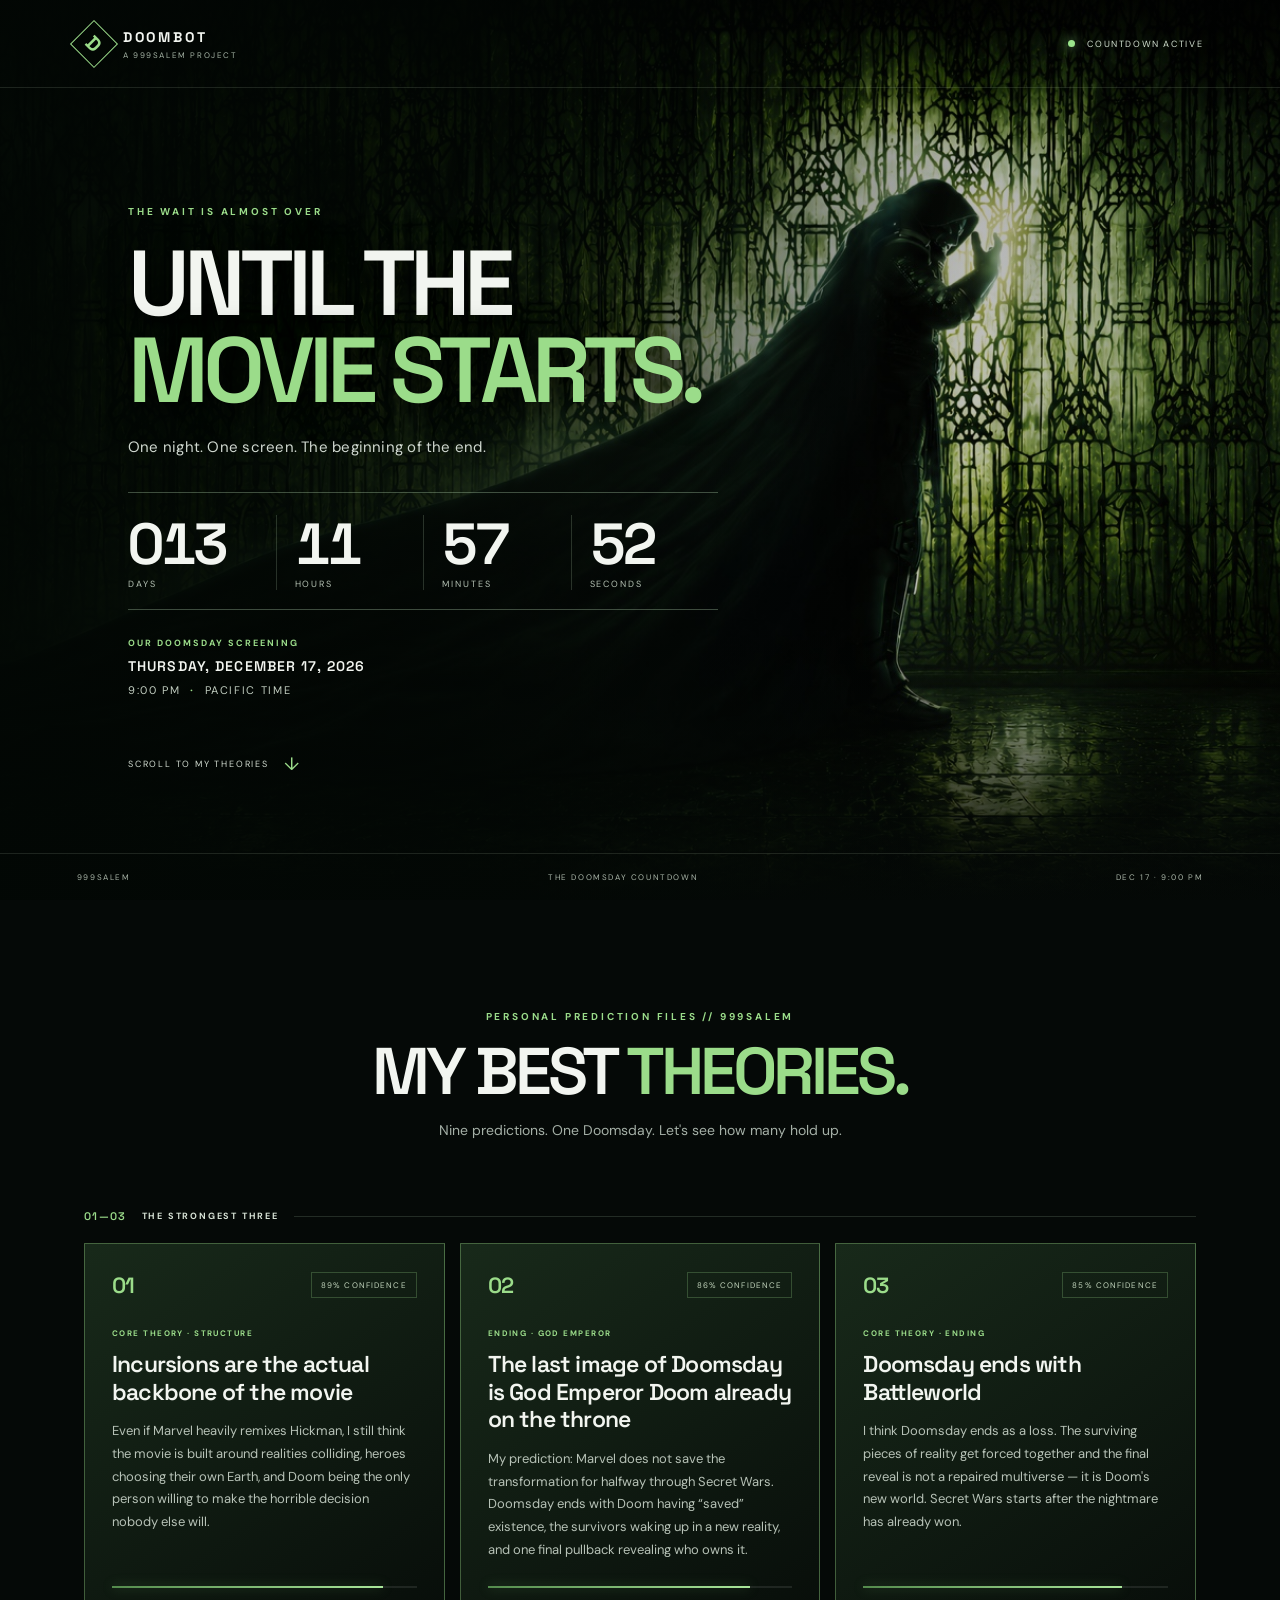
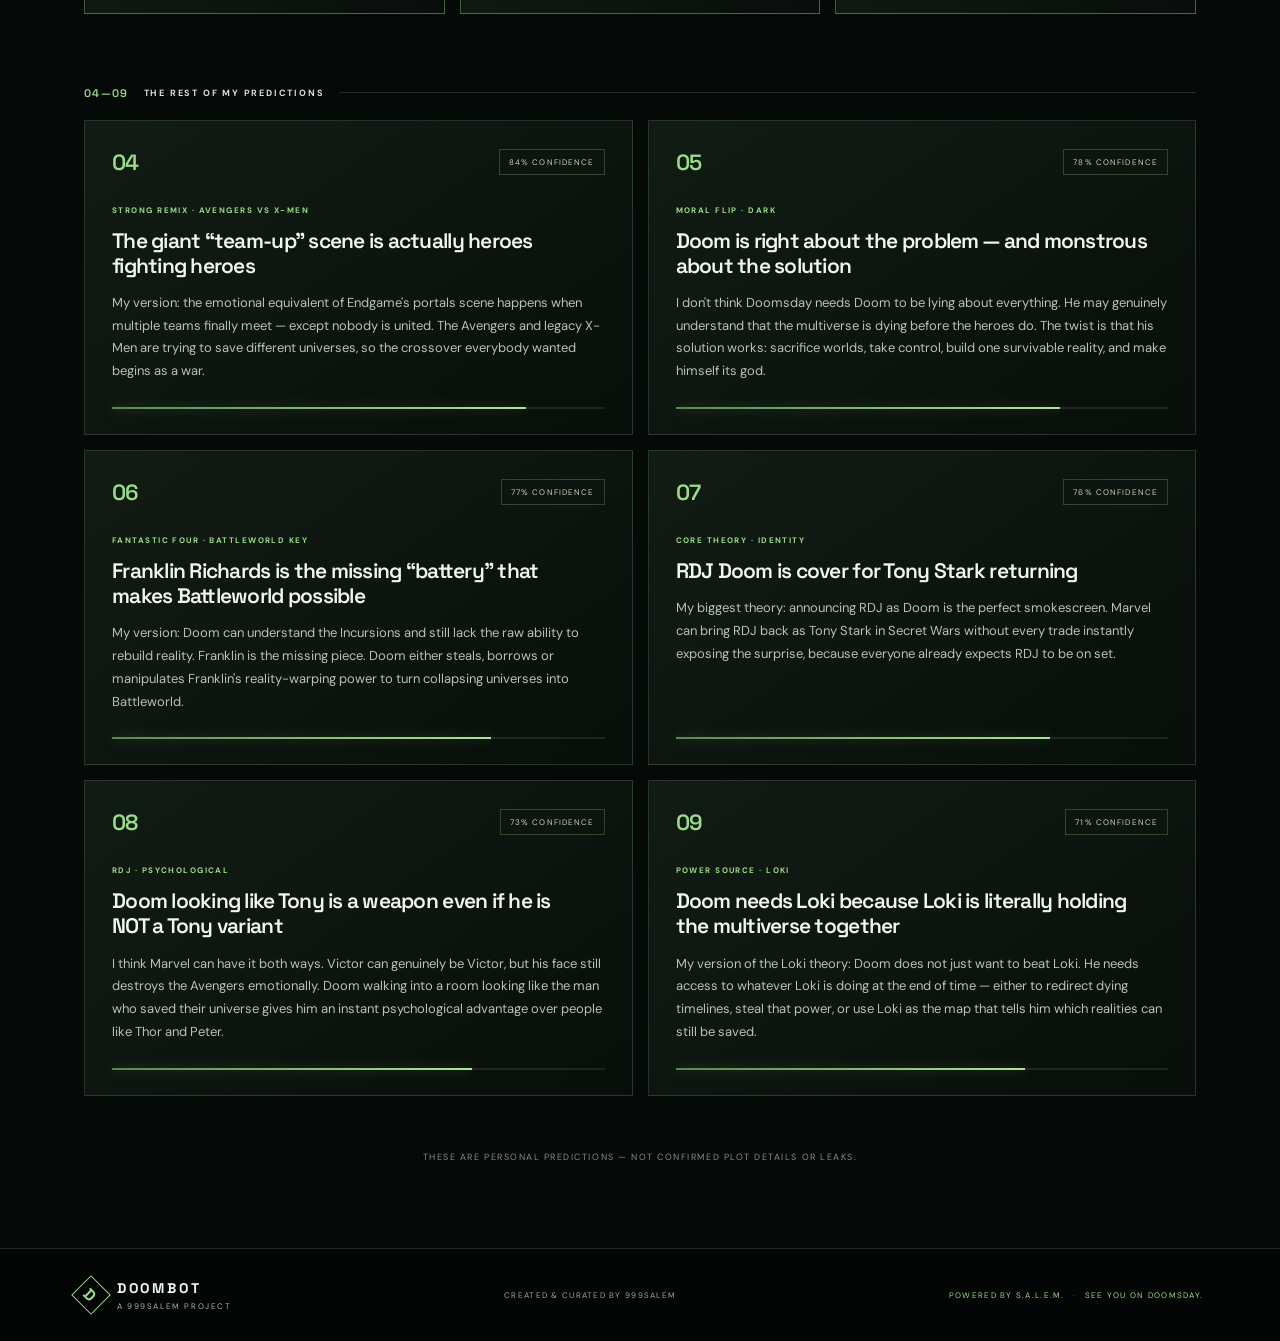
<file: index.html>
<!doctype html>
<html lang="en">
<head>
  <meta charset="utf-8">
  <meta name="viewport" content="width=device-width, initial-scale=1">
  <meta name="theme-color" content="#050907">
  <meta name="description" content="A personal countdown to Avengers: Doomsday and the nine predictions of 999SALEM.">
  <title>DOOMBOT — Until the Movie Starts</title>
  <link rel="preconnect" href="https://fonts.googleapis.com">
  <link rel="preconnect" href="https://fonts.gstatic.com" crossorigin>
  <link href="https://fonts.googleapis.com/css2?family=DM+Sans:wght@400;500;600;700&family=Space+Grotesk:wght@400;500;600;700&display=swap" rel="stylesheet">
  <link rel="stylesheet" href="styles.css">
</head>
<body>
  <main>
    <section class="hero" aria-label="Doomsday countdown">
      <div class="hero-image" role="img" aria-label="Doctor Doom standing before an illuminated green wall"></div>
      <div class="hero-shade"></div>
      <header class="topbar">
        <a class="brand" href="#top" aria-label="DOOMBOT home">
          <span class="brand-mark">D</span>
          <span><strong>DOOMBOT</strong><small> A 999SALEM PROJECT</small></span>
        </a>
        <span class="status"><i></i> COUNTDOWN ACTIVE</span>
      </header>

      <div class="hero-content" id="top">
        <p class="eyebrow">THE WAIT IS ALMOST OVER</p>
        <h1>UNTIL THE<br><em>MOVIE STARTS.</em></h1>
        <p class="intro">One night. One screen. The beginning of the end.</p>

        <div class="countdown" aria-label="Time remaining until the screening begins">
          <div class="time-unit"><strong id="days">---</strong><span>DAYS</span></div>
          <div class="time-unit"><strong id="hours">--</strong><span>HOURS</span></div>
          <div class="time-unit"><strong id="minutes">--</strong><span>MINUTES</span></div>
          <div class="time-unit"><strong id="seconds">--</strong><span>SECONDS</span></div>
        </div>

        <div class="screening">
          <span class="screening-label">OUR DOOMSDAY SCREENING</span>
          <strong>THURSDAY, DECEMBER 17, 2026</strong>
          <span>9:00 PM <b>·</b> PACIFIC TIME</span>
        </div>
        <a class="scroll-cue" href="#theories">SCROLL TO MY THEORIES <span>↓</span></a>
      </div>
      <div class="hero-footer"><span>999SALEM</span><span>THE DOOMSDAY COUNTDOWN</span><span>DEC 17 · 9:00 PM</span></div>
    </section>

    <section class="theories-section" id="theories">
      <div class="section-heading">
        <p class="eyebrow">PERSONAL PREDICTION FILES // 999SALEM</p>
        <h2>MY BEST <em>THEORIES.</em></h2>
        <p class="section-copy">Nine predictions. One Doomsday. Let's see how many hold up.</p>
      </div>

      <div class="featured-label"><span>01—03</span><strong>THE STRONGEST THREE</strong><i></i></div>
      <div class="theory-grid featured-grid">
        <article class="theory-card featured" data-rank="01">
          <div class="card-top"><span class="rank">01</span><span class="confidence">89% CONFIDENCE</span></div>
          <p class="category">CORE THEORY · STRUCTURE</p>
          <h3>Incursions are the actual backbone of the movie</h3>
          <p class="description">Even if Marvel heavily remixes Hickman, I still think the movie is built around realities colliding, heroes choosing their own Earth, and Doom being the only person willing to make the horrible decision nobody else will.</p>
          <div class="confidence-track"><span style="width:89%"></span></div>
        </article>
        <article class="theory-card featured" data-rank="02">
          <div class="card-top"><span class="rank">02</span><span class="confidence">86% CONFIDENCE</span></div>
          <p class="category">ENDING · GOD EMPEROR</p>
          <h3>The last image of Doomsday is God Emperor Doom already on the throne</h3>
          <p class="description">My prediction: Marvel does not save the transformation for halfway through Secret Wars. Doomsday ends with Doom having “saved” existence, the survivors waking up in a new reality, and one final pullback revealing who owns it.</p>
          <div class="confidence-track"><span style="width:86%"></span></div>
        </article>
        <article class="theory-card featured" data-rank="03">
          <div class="card-top"><span class="rank">03</span><span class="confidence">85% CONFIDENCE</span></div>
          <p class="category">CORE THEORY · ENDING</p>
          <h3>Doomsday ends with Battleworld</h3>
          <p class="description">I think Doomsday ends as a loss. The surviving pieces of reality get forced together and the final reveal is not a repaired multiverse — it is Doom's new world. Secret Wars starts after the nightmare has already won.</p>
          <div class="confidence-track"><span style="width:85%"></span></div>
        </article>
      </div>

      <div class="featured-label remaining-label"><span>04—09</span><strong>THE REST OF MY PREDICTIONS</strong><i></i></div>
      <div class="theory-grid remaining-grid">
        <article class="theory-card" data-rank="04">
          <div class="card-top"><span class="rank">04</span><span class="confidence">84% CONFIDENCE</span></div>
          <p class="category">STRONG REMIX · AVENGERS VS X-MEN</p>
          <h3>The giant “team-up” scene is actually heroes fighting heroes</h3>
          <p class="description">My version: the emotional equivalent of Endgame's portals scene happens when multiple teams finally meet — except nobody is united. The Avengers and legacy X-Men are trying to save different universes, so the crossover everybody wanted begins as a war.</p>
          <div class="confidence-track"><span style="width:84%"></span></div>
        </article>
        <article class="theory-card" data-rank="05">
          <div class="card-top"><span class="rank">05</span><span class="confidence">78% CONFIDENCE</span></div>
          <p class="category">MORAL FLIP · DARK</p>
          <h3>Doom is right about the problem — and monstrous about the solution</h3>
          <p class="description">I don't think Doomsday needs Doom to be lying about everything. He may genuinely understand that the multiverse is dying before the heroes do. The twist is that his solution works: sacrifice worlds, take control, build one survivable reality, and make himself its god.</p>
          <div class="confidence-track"><span style="width:78%"></span></div>
        </article>
        <article class="theory-card" data-rank="06">
          <div class="card-top"><span class="rank">06</span><span class="confidence">77% CONFIDENCE</span></div>
          <p class="category">FANTASTIC FOUR · BATTLEWORLD KEY</p>
          <h3>Franklin Richards is the missing “battery” that makes Battleworld possible</h3>
          <p class="description">My version: Doom can understand the Incursions and still lack the raw ability to rebuild reality. Franklin is the missing piece. Doom either steals, borrows or manipulates Franklin's reality-warping power to turn collapsing universes into Battleworld.</p>
          <div class="confidence-track"><span style="width:77%"></span></div>
        </article>
        <article class="theory-card" data-rank="07">
          <div class="card-top"><span class="rank">07</span><span class="confidence">76% CONFIDENCE</span></div>
          <p class="category">CORE THEORY · IDENTITY</p>
          <h3>RDJ Doom is cover for Tony Stark returning</h3>
          <p class="description">My biggest theory: announcing RDJ as Doom is the perfect smokescreen. Marvel can bring RDJ back as Tony Stark in Secret Wars without every trade instantly exposing the surprise, because everyone already expects RDJ to be on set.</p>
          <div class="confidence-track"><span style="width:76%"></span></div>
        </article>
        <article class="theory-card" data-rank="08">
          <div class="card-top"><span class="rank">08</span><span class="confidence">73% CONFIDENCE</span></div>
          <p class="category">RDJ · PSYCHOLOGICAL</p>
          <h3>Doom looking like Tony is a weapon even if he is NOT a Tony variant</h3>
          <p class="description">I think Marvel can have it both ways. Victor can genuinely be Victor, but his face still destroys the Avengers emotionally. Doom walking into a room looking like the man who saved their universe gives him an instant psychological advantage over people like Thor and Peter.</p>
          <div class="confidence-track"><span style="width:73%"></span></div>
        </article>
        <article class="theory-card" data-rank="09">
          <div class="card-top"><span class="rank">09</span><span class="confidence">71% CONFIDENCE</span></div>
          <p class="category">POWER SOURCE · LOKI</p>
          <h3>Doom needs Loki because Loki is literally holding the multiverse together</h3>
          <p class="description">My version of the Loki theory: Doom does not just want to beat Loki. He needs access to whatever Loki is doing at the end of time — either to redirect dying timelines, steal that power, or use Loki as the map that tells him which realities can still be saved.</p>
          <div class="confidence-track"><span style="width:71%"></span></div>
        </article>
      </div>
      <p class="disclaimer">THESE ARE PERSONAL PREDICTIONS — NOT CONFIRMED PLOT DETAILS OR LEAKS.</p>
    </section>

    <footer class="site-footer">
      <a class="brand footer-brand" href="#top"><span class="brand-mark">D</span><span><strong>DOOMBOT</strong><small> A 999SALEM PROJECT</small></span></a>
      <p>CREATED & CURATED BY 999SALEM</p>
      <p class="powered">POWERED BY S.A.L.E.M. <span>·</span> SEE YOU ON DOOMSDAY.</p>
    </footer>
  </main>
  <script src="script.js"></script>
</body>
</html>
</file>
<file: styles.css>
*{box-sizing:border-box}
:root{--bg:#050907;--panel:#0c120f;--panel2:#101a14;--green:#9bdc8a;--green2:#5e9b55;--muted:#a5b0a7;--line:rgba(172,205,170,.18);--white:#f2f5f0}
html{scroll-behavior:smooth}
body{margin:0;background:var(--bg);color:var(--white);font-family:"DM Sans",sans-serif}
a{color:inherit;text-decoration:none}
.hero{min-height:900px;min-height:100svh;position:relative;isolation:isolate;overflow:hidden;background:#030604}
.hero-image,.hero-shade{position:absolute;inset:0;z-index:-2}
.hero-image{background-image:url("doom-hero.jpeg");background-size:cover;background-position:center 48%;transform:scale(1.015)}
.hero-shade{z-index:-1;background:linear-gradient(90deg,rgba(2,7,4,.92) 0%,rgba(2,7,4,.73) 37%,rgba(2,7,4,.18) 76%,rgba(2,7,4,.25) 100%),linear-gradient(0deg,#050907 0%,transparent 30%,rgba(0,0,0,.2) 100%)}
.topbar{height:88px;padding:0 clamp(22px,6vw,88px);display:flex;align-items:center;justify-content:space-between;border-bottom:1px solid rgba(220,245,215,.12)}
.brand{display:flex;align-items:center;gap:12px;letter-spacing:.13em}
.brand-mark{width:34px;height:34px;border:1px solid var(--green);color:var(--green);display:grid;place-items:center;font:700 20px "Space Grotesk";transform:rotate(45deg)}
.brand-mark::first-letter{transform:rotate(-45deg)}
.brand strong{display:block;font:700 14px "Space Grotesk";letter-spacing:.2em}
.brand small{display:block;color:#a7b5a7;font-size:8px;letter-spacing:.2em;margin-top:4px}
.status{font-size:9px;letter-spacing:.18em;color:#d1dfcf}
.status i{display:inline-block;width:7px;height:7px;background:#9be58c;border-radius:50%;margin-right:9px;box-shadow:0 0 12px #91dc7d}
.hero-content{width:min(690px,88vw);padding:clamp(90px,13vh,155px) 0 120px;margin-left:clamp(24px,10vw,150px)}
.eyebrow{font-size:10px;letter-spacing:.28em;color:var(--green);font-weight:700;margin:0 0 22px}
h1,h2,h3,p{margin-top:0}
h1{font:600 clamp(48px,7.2vw,94px)/.94 "Space Grotesk",sans-serif;letter-spacing:-.065em;margin:0;text-shadow:0 5px 35px #000}
h1 em,h2 em{font-style:normal;color:var(--green)}
.intro{color:#d0d8d0;font-size:15px;margin:24px 0 35px;letter-spacing:.015em}
.countdown{display:grid;grid-template-columns:repeat(4,minmax(0,1fr));max-width:590px;border-top:1px solid rgba(188,222,183,.32);border-bottom:1px solid rgba(188,222,183,.32);padding:22px 0 19px}
.time-unit{display:flex;flex-direction:column;gap:5px;padding-left:18px;border-left:1px solid rgba(188,222,183,.2)}
.time-unit:first-child{padding-left:0;border-left:0}
.time-unit strong{font:600 clamp(34px,5vw,58px)/1 "Space Grotesk";letter-spacing:-.06em;font-variant-numeric:tabular-nums}
.time-unit span{font-size:9px;letter-spacing:.22em;color:#b5c2b4}
.screening{display:flex;flex-direction:column;gap:8px;margin-top:27px}
.screening-label{color:var(--green);font-size:9px;letter-spacing:.22em;font-weight:700}
.screening strong{font:600 14px "Space Grotesk";letter-spacing:.08em}
.screening>span:last-child{font-size:11px;letter-spacing:.15em;color:#c2cec1}
.screening b{color:var(--green);padding:0 5px}
.scroll-cue{display:inline-flex;gap:15px;align-items:center;margin-top:55px;font-size:9px;letter-spacing:.2em;color:#d1dbd0}
.scroll-cue span{color:var(--green);font-size:18px}
.hero-footer{position:absolute;bottom:0;left:0;right:0;padding:18px clamp(22px,6vw,88px);display:flex;justify-content:space-between;border-top:1px solid rgba(220,245,215,.12);font-size:8px;letter-spacing:.2em;color:#aab6a9}
.theories-section{max-width:1240px;margin:0 auto;padding:110px clamp(22px,5vw,64px) 85px}
.section-heading{text-align:center;margin:0 auto 70px}
.section-heading .eyebrow{margin-bottom:15px}
h2{font:600 clamp(40px,6vw,66px)/1 "Space Grotesk";letter-spacing:-.06em;margin:0}
.section-copy{color:var(--muted);font-size:14px;margin:17px 0 0}
.featured-label{display:flex;align-items:center;gap:15px;margin:0 0 20px;color:#d8e3d6}
.featured-label span{font:600 11px "Space Grotesk";color:var(--green);letter-spacing:.12em}
.featured-label strong{font-size:9px;letter-spacing:.2em}
.featured-label i{height:1px;background:var(--line);flex:1}
.theory-grid{display:grid;gap:15px}
.featured-grid{grid-template-columns:repeat(3,minmax(0,1fr))}
.remaining-grid{grid-template-columns:repeat(2,minmax(0,1fr))}
.theory-card{position:relative;background:linear-gradient(145deg,rgba(18,29,21,.96),rgba(8,14,10,.98));border:1px solid var(--line);padding:27px 27px 25px;min-height:300px;display:flex;flex-direction:column;transition:border-color .2s,transform .2s}
.theory-card:hover{border-color:rgba(155,220,138,.55);transform:translateY(-3px)}
.theory-card.featured{min-height:355px;border-color:rgba(155,220,138,.38);background:linear-gradient(145deg,rgba(25,43,27,.96),rgba(8,14,10,.99))}
.card-top{display:flex;justify-content:space-between;align-items:center;gap:10px;margin-bottom:28px}
.rank{font:600 22px "Space Grotesk";color:var(--green);letter-spacing:-.04em}
.confidence{font-size:8px;letter-spacing:.14em;color:#c3d5bd;border:1px solid rgba(155,220,138,.25);padding:7px 9px;white-space:nowrap}
.category{font-size:8px;line-height:1.5;letter-spacing:.18em;color:var(--green);font-weight:700;margin-bottom:12px}
.theory-card h3{font:600 21px/1.2 "Space Grotesk";letter-spacing:-.035em;margin:0 0 14px;max-width:34ch}
.featured h3{font-size:23px}
.description{font-size:13px;line-height:1.75;color:#b7c2b7;margin:0 0 24px}
.confidence-track{height:2px;background:rgba(255,255,255,.09);margin-top:auto}
.confidence-track span{display:block;height:100%;background:linear-gradient(90deg,#548b4d,#a9e69a);box-shadow:0 0 12px rgba(140,215,125,.35)}
.remaining-label{margin-top:72px}
.disclaimer{text-align:center;color:#829083;font-size:9px;letter-spacing:.17em;margin:55px 0 0}
.site-footer{border-top:1px solid var(--line);padding:30px clamp(22px,6vw,88px);display:flex;align-items:center;justify-content:space-between;gap:20px;flex-wrap:wrap;background:#030604}
.footer-brand .brand-mark{width:28px;height:28px;font-size:16px}
.site-footer p{font-size:8px;letter-spacing:.16em;color:#9ba99a;margin:0}
.site-footer .powered{color:var(--green)}
.powered span{color:#70846e;padding:0 5px}
@media(max-width:850px){.hero{min-height:850px;min-height:100svh}.hero-image{background-position:58% center}.hero-shade{background:linear-gradient(90deg,rgba(2,7,4,.88),rgba(2,7,4,.58) 58%,rgba(2,7,4,.3)),linear-gradient(0deg,#050907 0%,transparent 45%)}.hero-content{margin-left:7vw;padding-top:17vh}.featured-grid{grid-template-columns:1fr}.theory-card.featured{min-height:0}.remaining-grid{grid-template-columns:1fr}.theory-card{min-height:0}.theories-section{padding-top:80px}.section-heading{margin-bottom:50px}}
@media(max-width:520px){.topbar{height:70px;padding:0 20px}.status{font-size:7px;letter-spacing:.12em}.brand strong{font-size:12px}.hero-content{width:86vw;margin-left:7vw;padding-top:16vh}.hero-image{background-position:61% center}.hero-shade{background:linear-gradient(90deg,rgba(2,7,4,.88),rgba(2,7,4,.64)),linear-gradient(0deg,#050907 0%,transparent 48%)}h1{font-size:clamp(45px,13vw,66px)}.intro{font-size:13px}.countdown{padding:18px 0 16px}.time-unit{padding-left:10px}.time-unit strong{font-size:clamp(27px,8vw,39px)}.time-unit span{font-size:7px;letter-spacing:.13em}.screening strong{font-size:12px}.hero-footer{padding:14px 18px;font-size:6px;letter-spacing:.12em}.hero-footer span:nth-child(2){display:none}.theories-section{padding:70px 18px 60px}.section-heading{text-align:left}.section-heading .eyebrow{font-size:8px}h2{font-size:43px}.section-copy{font-size:13px}.theory-card{padding:23px 21px}.card-top{margin-bottom:22px}.theory-card h3{font-size:20px}.description{font-size:12px}.remaining-label{margin-top:55px}.site-footer{padding:25px 20px;display:grid;grid-template-columns:1fr}.site-footer p{line-height:1.5}}
@media(prefers-reduced-motion:reduce){html{scroll-behavior:auto}*,*::before,*::after{transition:none!important}}
</file>
